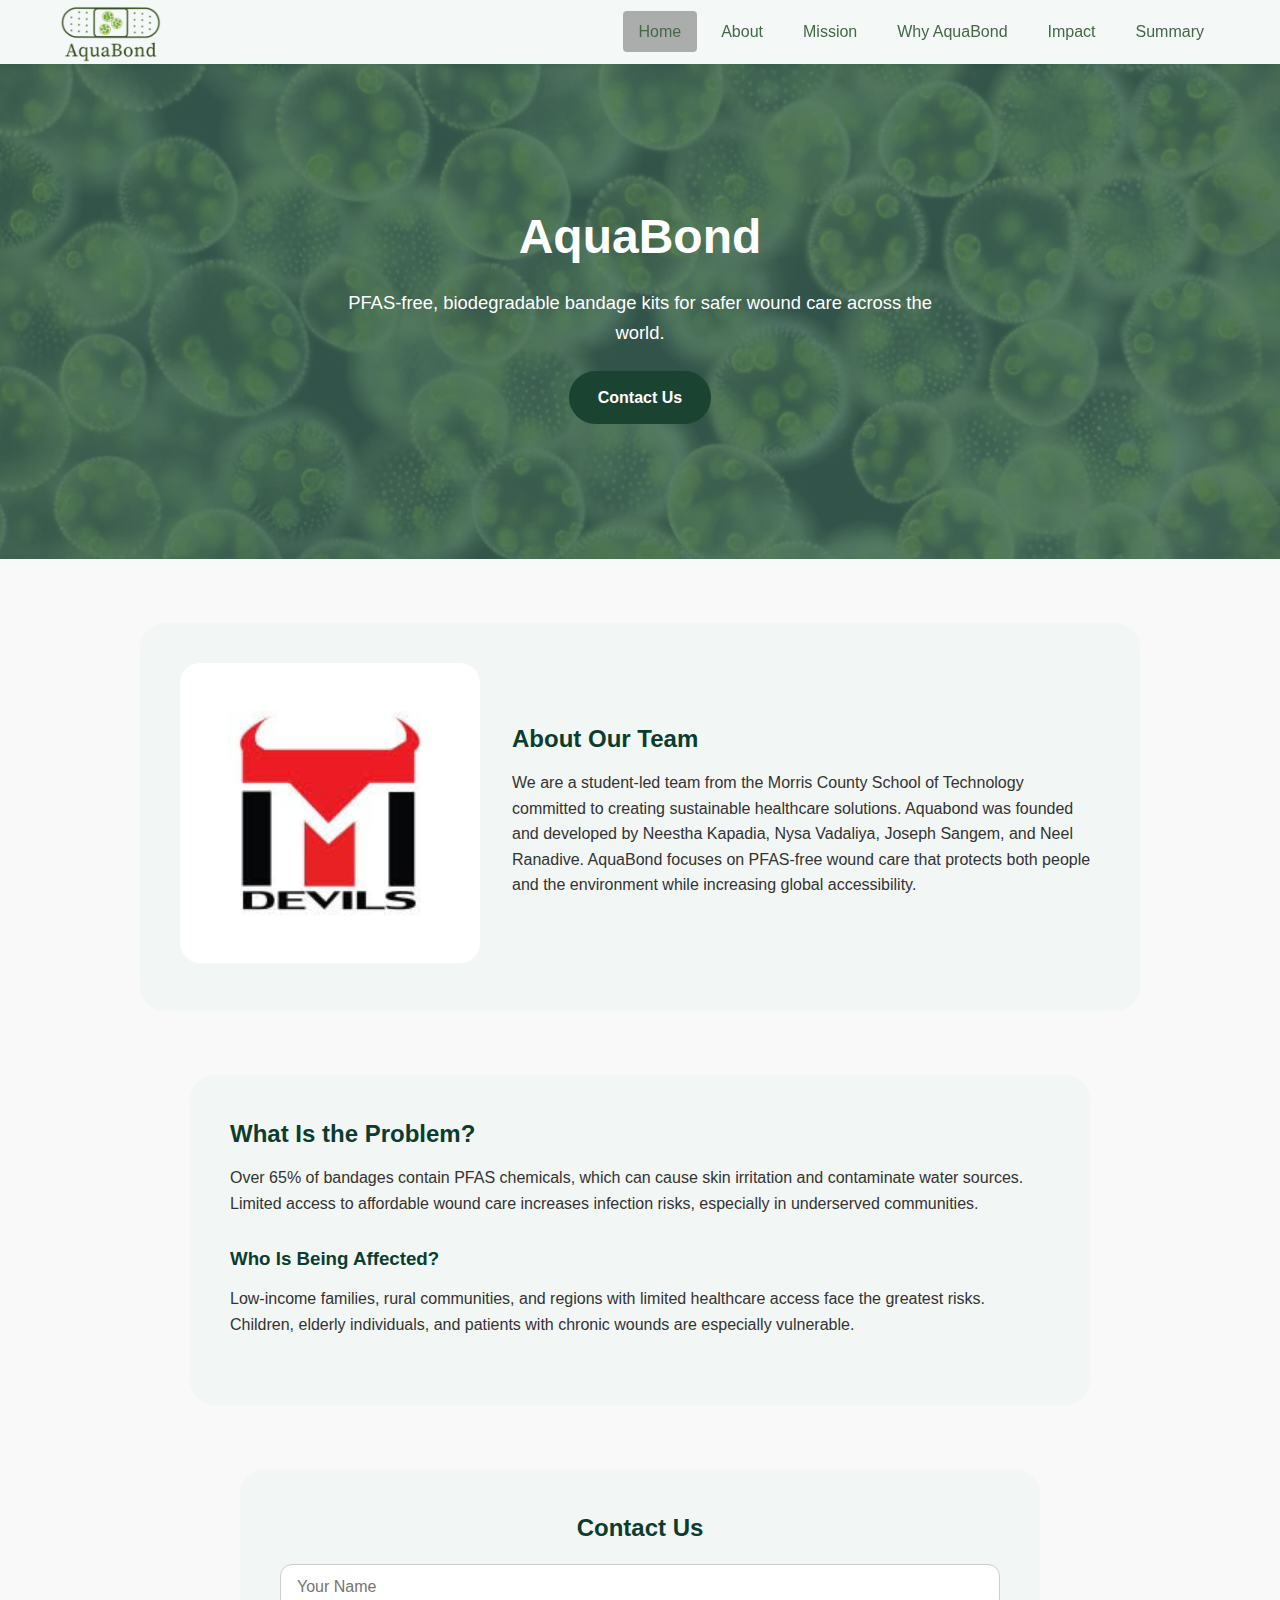
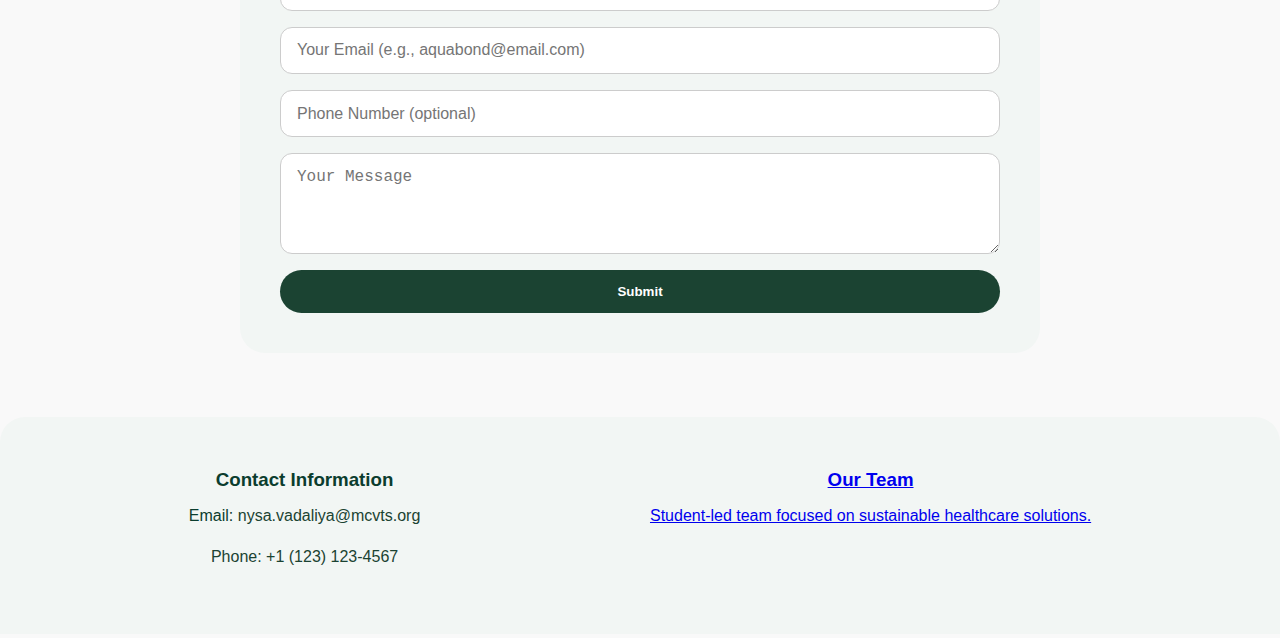
<file: index.html>
<!DOCTYPE html>
<!-- Nysa -->
<html lang="en">
<head>
    <meta charset="UTF-8">
    <meta name="viewport" content="width=device-width, initial-scale=1.0">
    <link rel="stylesheet" href="style.css">
    <title>AquaBond</title>
</head>
<body>
    <nav class="site-nav">
        <div class="container nav-inner">
            <a class="logo" href="index.html">
                <img src="./logo.png" alt="AquaBond Home">
            </a>
            
            <ul class="nav-links">
                <li><a href="index.html" class="active">Home</a></li>
                <li><a href="about_aquabond.html">About</a></li>
                <li><a href="mission_statement.html">Mission</a></li>
                <li><a href="why_aquabond.html">Why AquaBond</a></li>
                <li><a href="impact.html">Impact</a></li>
                <li><a href="aquabond_summary.html">Summary</a></li>
            </ul>
        </div>
    </nav>

    <section class="hero">
        <div class="hero-box">
            <h1>AquaBond</h1>
            <p>PFAS-free, biodegradable bandage kits for safer wound care across the world.</p>
            <a href="#contact" class="hero-btn">Contact Us</a>
        </div>
    </section>
    
    <section class="info-box">
        <div class="info-img">
            <img src="mcstLogo.jpeg" alt="AquaBond Team">
        </div>
    
        <div class="info-text">
            <h2>About Our Team</h2>
            <p>
                We are a student-led team from the Morris County School of Technology committed to creating sustainable healthcare
                solutions. Aquabond was founded and developed by Neestha Kapadia, Nysa Vadaliya, Joseph Sangem, and Neel Ranadive.
                AquaBond focuses on PFAS-free wound care that protects both
                people and the environment while increasing global accessibility.
            </p>
        </div>
    </section>
    
    <section class="problem-box">
        <h2>What Is the Problem?</h2>
        <p>
            Over 65% of bandages contain PFAS chemicals, which can cause skin irritation
            and contaminate water sources. Limited access to affordable wound care
            increases infection risks, especially in underserved communities.
        </p>
    
        <h3>Who Is Being Affected?</h3>
        <p>
            Low-income families, rural communities, and regions with limited healthcare
            access face the greatest risks. Children, elderly individuals, and patients
            with chronic wounds are especially vulnerable.
        </p>
    </section>
    
    <section id="contact" class="contact-box">
        <h2>Contact Us</h2>
        <form action="mailto:nysavad@gmail.com" method="POST" enctype="text/plain">
            <input type="text" name="name" placeholder="Your Name" required>
            <input type="email" name="email" placeholder="Your Email (e.g., aquabond@email.com)" required>
            <input type="tel" name="phone" placeholder="Phone Number (optional)">
            <textarea name="message" placeholder="Your Message" rows="4" required></textarea>
            <button type="submit">Submit</button>
        </form>
    </section>
    

    <footer class="site-footer">
        <div class="footer-content">
            <div class="footer-info">
                <h3>Contact Information</h3>
                <p>Email: <a href="mailto:aquabond@email.com">nysa.vadaliya@mcvts.org</p>
                <p>Phone: +1 (123) 123-4567</p>
            </div>
            <div class="footer-info">
                <h3>Our Team</h3>
                <p>Student-led team focused on sustainable healthcare solutions.</p>
            </div>
        </div>
        <!--<p class="footer-copy">&copy; 2026 AquaBond. All rights reserved.</p>-->
    </footer>
    
    
</body>
</html>
</file>
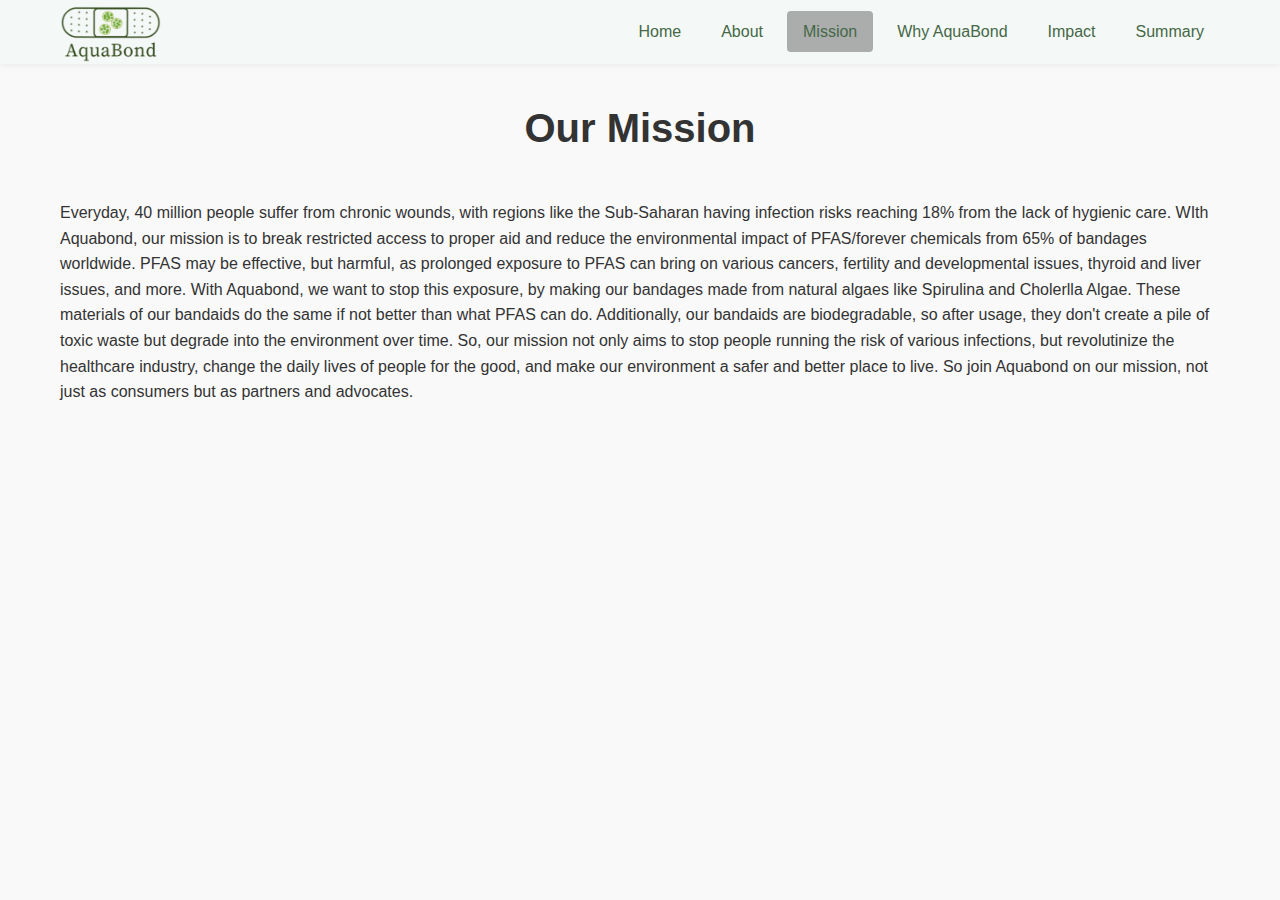
<file: mission_statement.html>
<!DOCTYPE html>
<!-- Neel -->
<html lang="en">
<head>
    <meta charset="UTF-8">
    <meta name="viewport" content="width=device-width, initial-scale=1.0">
    <link rel="stylesheet" href="style.css">
    <title>AquaBond</title>
</head>
<body>
    <nav class="site-nav">
        <div class="container nav-inner">
            <a class="logo" href="index.html">
                <img src="./logo.png" alt="AquaBond Home">
            </a>
            <ul class="nav-links">
                <li><a href="index.html">Home</a></li>
                <li><a href="about_aquabond.html">About</a></li>
                <li><a href="mission_statement.html" class="active">Mission</a></li>
                <li><a href="why_aquabond.html">Why AquaBond</a></li>
                <li><a href="impact.html">Impact</a></li>
                <li><a href="aquabond_summary.html">Summary</a></li>
            </ul>
        </div>
    </nav>
    <header class="main-header">
        <h1>Our Mission</h1>
    </header>
    <main class="container">
        <p>Everyday, 40 million people suffer from chronic wounds, with regions like the Sub-Saharan having infection risks reaching 18% from the lack of hygienic care. WIth Aquabond, our mission is to break restricted access to proper aid and reduce the environmental impact of PFAS/forever chemicals from 65% of bandages worldwide. PFAS may be effective, but harmful, as prolonged exposure to PFAS can bring on various cancers, fertility and developmental issues, thyroid and liver issues, and more. With Aquabond, we want to stop this exposure, by making our bandages made from natural algaes like Spirulina and Cholerlla Algae. These materials of our bandaids do the same if not better than what PFAS can do. Additionally, our bandaids are biodegradable, so after usage, they don't create a pile of toxic waste but degrade into the environment over time. So, our mission not only aims to stop people running the risk of various infections, but revolutinize the healthcare industry, change the daily lives of people for the good, and make our environment a safer and better place to live. So join Aquabond on our mission, not just as consumers but as partners and advocates.  </p>
    </main>
</body>
</html>
</file>
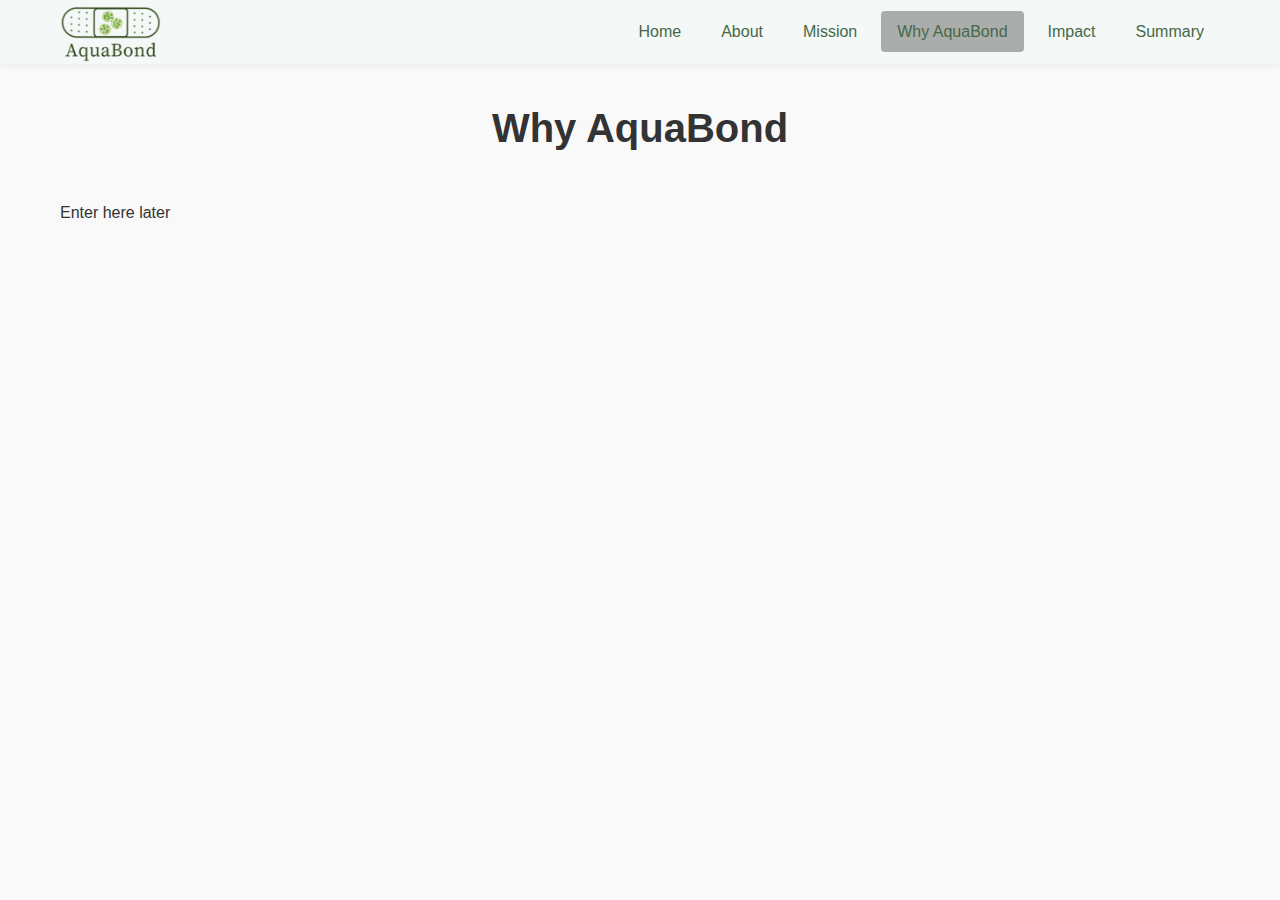
<file: why_aquabond.html>
<!DOCTYPE html>
<!-- Neel -->
<html lang="en">
<head>
    <meta charset="UTF-8">
    <meta name="viewport" content="width=device-width, initial-scale=1.0">
    <link rel="stylesheet" href="style.css">
    <title>AquaBond</title>
</head>
<body>
    <nav class="site-nav">
        <div class="container nav-inner">
            <a class="logo" href="home_page.html">
                <img src="./logo.png" alt="AquaBond Home">
            </a>
            <ul class="nav-links">
                <li><a href="home_page.html">Home</a></li>
                <li><a href="about_aquabond.html">About</a></li>
                <li><a href="mission_statement.html">Mission</a></li>
                <li><a href="why_aquabond.html" class="active">Why AquaBond</a></li>
                <li><a href="impact.html">Impact</a></li>
                <li><a href="aquabond_summary.html">Summary</a></li>
            </ul>
        </div>
    </nav>
    <header class="main-header">
        <h1>Why AquaBond</h1>
    </header>
    <main class="container">
        <p>Enter here later</p>
    </main>
</body>
</html>
</file>
<file: style.css>
/* hero  */
.hero {
    min-height: 55vh;
    background:
        linear-gradient(rgba(11,61,46,0.65), rgba(11,61,46,0.65)),
        url("herobg.png");
    background-size: cover;
    background-position: center;
    display: flex;
    justify-content: center;
    align-items: center;
}

.hero-box {
    text-align: center;
    color: #fff;
    max-width: 650px;
    padding: 2rem;
}

.hero-box h1 {
    font-size: 3.0rem;
    margin-bottom: 0.75rem;
}

.hero-box p {
    font-size: 1.15rem;
    margin-bottom: 1.5rem;
    line-height: 1.6;
}

.hero-btn {
    display: inline-block;
    background: #1b4332;
    color: #fff;
    padding: 0.85rem 1.8rem;
    border-radius: 30px;
    text-decoration: none;
    font-weight: 600;
    transition: transform 0.2s ease, background 0.2s ease;
}

.hero-btn:hover {
    background: #145a3a;
    transform: translateY(-2px);
}

.about-team {
    display: flex;
    align-items: center;
    gap: 2rem;
    max-width: 1100px;
    margin: 4rem auto;
    padding: 0 20px;
}
/*about us*/
.info-box {
    max-width: 1000px;
    margin: 4rem auto;
    padding: 2.5rem;
    border-radius: 25px;
    background: #f2f6f4;
    display: flex;
    align-items: center;
    gap: 2rem;
}

.info-img img {
    width: 300px;
    border-radius: 20px;
}

.info-text h2 {
    margin-bottom: 0.75rem;
    color: #0b3d2e;
}

.info-text p {
    line-height: 1.6;
}


/* problem & affected*/
.problem-box {
    max-width: 900px;
    margin: 4rem auto;
    padding: 2.5rem;
    border-radius: 25px;
    background: #f2f6f4;
}

.problem-box h2,
.problem-box h3 {
    margin-bottom: 0.75rem;
    color: #0b3d2e;
}

.problem-box p {
    margin-bottom: 1.75rem;
    line-height: 1.6;
}
/* contacting*/

.contact-box {
    max-width: 800px;
    margin: 4rem auto;
    padding: 2.5rem;
    border-radius: 25px;
    background: #f2f6f4;
    text-align: center;
}

.contact-box h2 {
    margin-bottom: 1rem;
    color: #0b3d2e;
}

.contact-box form {
    display: flex;
    flex-direction: column;
    gap: 1rem;
}

.contact-box input,
.contact-box textarea {
    padding: 0.85rem 1rem;
    border-radius: 12px;
    border: 1px solid #ccc;
    font-size: 1rem;
    width: 100%;
    box-sizing: border-box;
}

.contact-box button {
    background: #1b4332;
    color: #fff;
    border: none;
    padding: 0.85rem 1.6rem;
    border-radius: 25px;
    font-weight: 600;
    cursor: pointer;
    transition: background 0.2s ease, transform 0.2s ease;
}

.contact-box button:hover {
    background: #145a3a;
    transform: translateY(-2px);
}

/*footer*/
.site-footer {
    background: #f2f6f4;
    padding: 3rem 20px;
    border-radius: 25px 25px 0 0;
    text-align: center;
    color: #0b3d2e;
    margin-top: 4rem;
}

.footer-content {
    display: flex;
    justify-content: space-around;
    flex-wrap: wrap;
    gap: 2rem;
    max-width: 1100px;
    margin: auto;
}

.footer-info h3 {
    margin-bottom: 0.5rem;
}

.footer-info a {
    color: #1b4332;
    text-decoration: none;
}

.footer-info a:hover {
    text-decoration: underline;
}

.footer-copy {
    margin-top: 2rem;
    font-size: 0.9rem;
    color: #145a3a;
}





.btn-primary {
    background-color: #1b4332;
    color: #fff;
    padding: 0.9rem 1.6rem;
    border-radius: 6px;
    text-decoration: none;
    font-weight: 600;
    transition: background-color 0.2s ease, transform 0.2s ease;
}

.btn-primary:hover {
    background-color: #145a3a;
    transform: translateY(-2px);
}

.btn-secondary {
    background-color: transparent;
    color: #fff;
    padding: 0.9rem 1.6rem;
    border-radius: 6px;
    text-decoration: none;
    font-weight: 600;
    border: 2px solid #fff;
    transition: background-color 0.2s ease, color 0.2s ease;
}

.btn-secondary:hover {
    background-color: #fff;
    color: #0b3d2e;
}

/* Mobile tweaks */
@media (max-width: 768px) {
    .hero-content h1 {
        font-size: 2.2rem;
    }

    .hero-content p {
        font-size: 1.05rem;
    }
}

/* Reset and Base Styles */
* {
    margin: 0;
    padding: 0;
    box-sizing: border-box;
}

body {
    font-family: -apple-system, BlinkMacSystemFont, 'Segoe UI', Roboto, Oxygen, Ubuntu, Cantarell, sans-serif;
    line-height: 1.6;
    color: #333;
    background-color: #f9f9f9;
}

/* Typography */
h1, h2, h3, h4, h5, h6 {
    font-weight: 600;
    margin-bottom: 0.5rem;
}

.main-header {
    text-align: center;
    padding: 2rem 0;
}

.main-header h1 {
    font-size: 2.5rem;
}

p {
    margin-bottom: 1rem;
}

/* Container */
.container {
    max-width: 1200px;
    margin: 0 auto;
    padding: 0 20px;
}

/* Navigation */
nav {
    background-color: #33472d;
    box-shadow: 0 2px 4px rgba(0, 0, 0, 0.1);
    position: sticky;
    top: 0;
    z-index: 100;
}

/* Footer */
footer {
    background-color: #333;
    color: #fff;
    text-align: center;
    padding: 2rem;
    margin-top: 3rem;
}

/* Site Navigation */
.site-nav {
    background-color: #f4f8f6;
    box-shadow: 0 2px 6px rgba(10, 10, 10, 0.06);
}
.site-nav .nav-inner {
    display: flex;
    align-items: center;
    justify-content: space-between;
    max-width: 1200px;
    margin: 0 auto;
    padding: 0 20px;
    height: 64px;
}

.site-nav .logo {
    display: flex;
    align-items: center;
}
    
.site-nav .logo img {
    height: 60px; 
    width: auto;
}
    

.site-nav .nav-links {
    list-style: none;
    display: flex;
    gap: 0.5rem;
    align-items: center;
    margin: 0;
}
.site-nav .nav-links li a {
    color: #456847;
    text-decoration: none;
    padding: 0.75rem 1rem;
    border-radius: 4px;
    transition: background-color 120ms ease, color 120ms ease;
}
.site-nav .nav-links li a:hover,
.site-nav .nav-links li a:focus {
    background-color: rgba(255, 255, 255, 0.2);
    color: #456847;
}
.site-nav .nav-links li a.active {
    background-color: rgba(0, 0, 0, 0.3);
    color: #456847;
}

@media (max-width: 700px) {
    .site-nav .nav-inner { padding: 0 12px; }
    .site-nav .nav-links { flex-wrap: wrap; gap: 0.25rem; }
}
</file>
